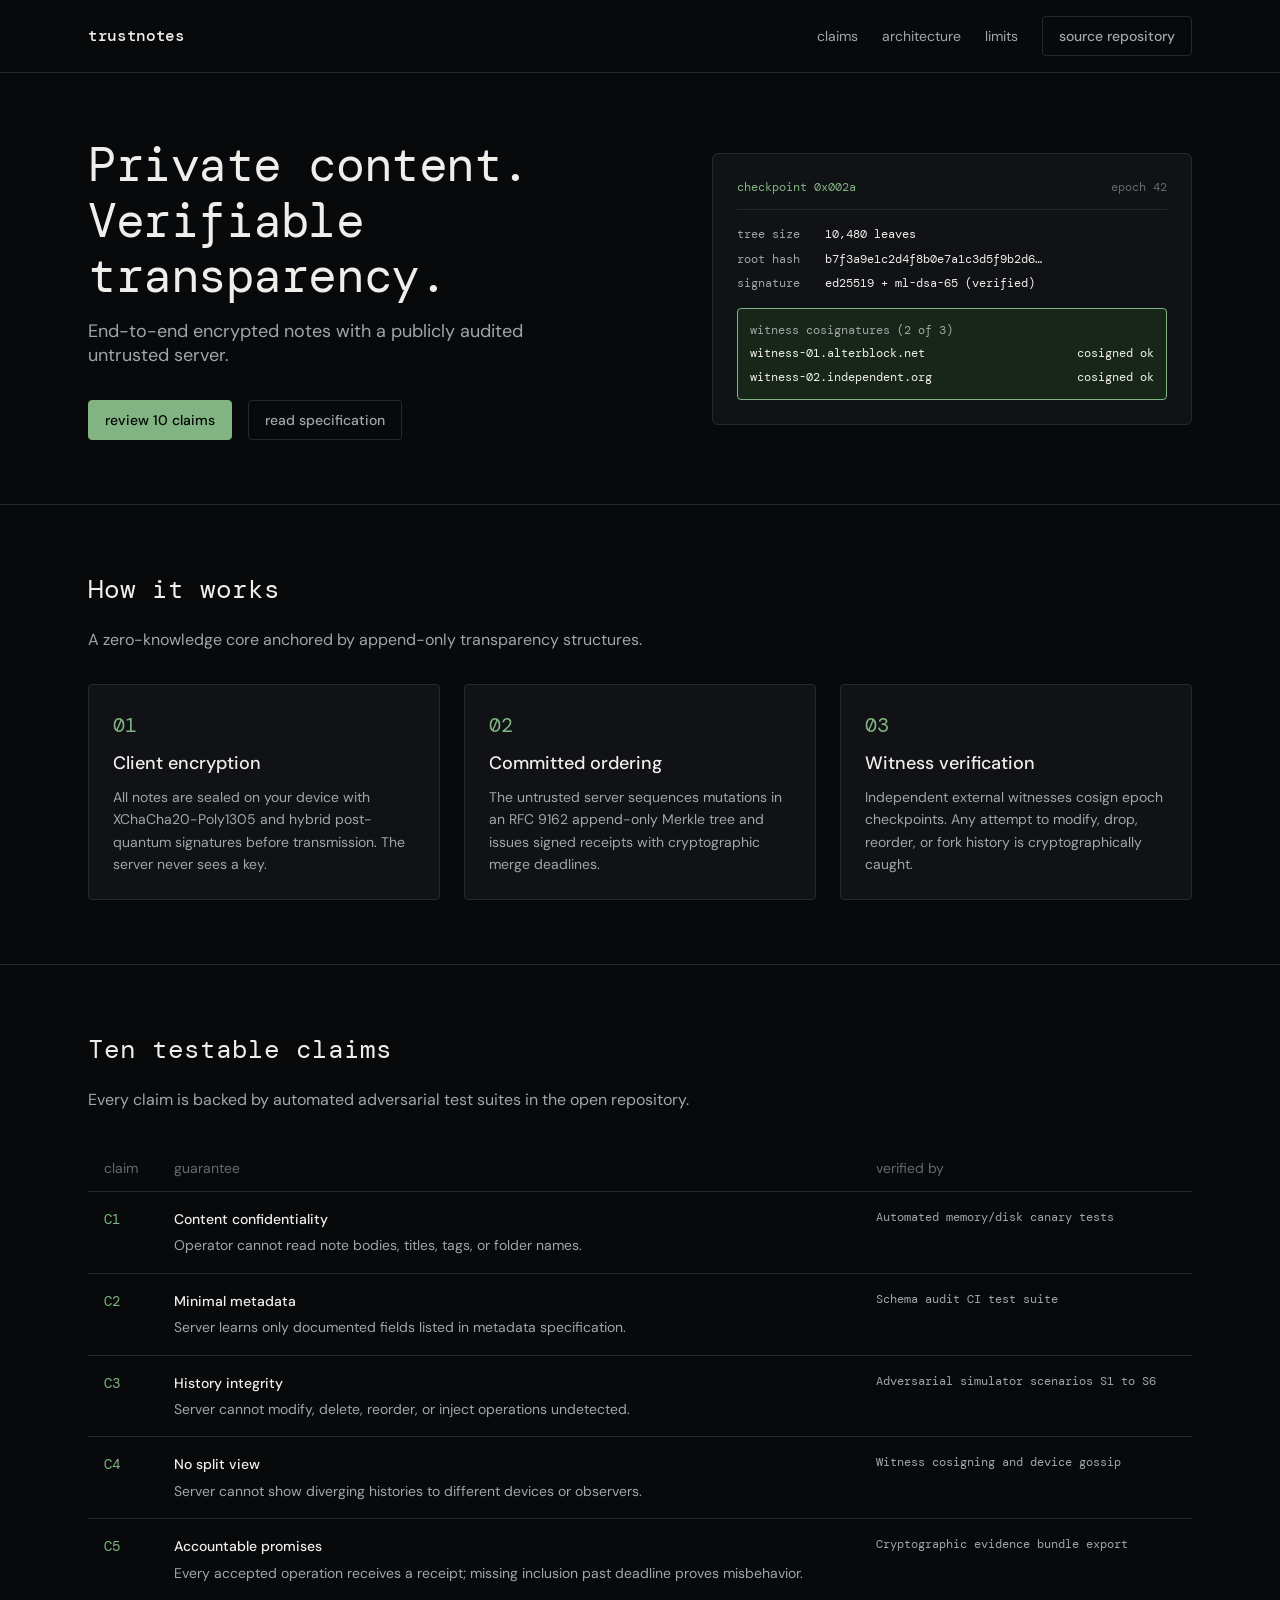
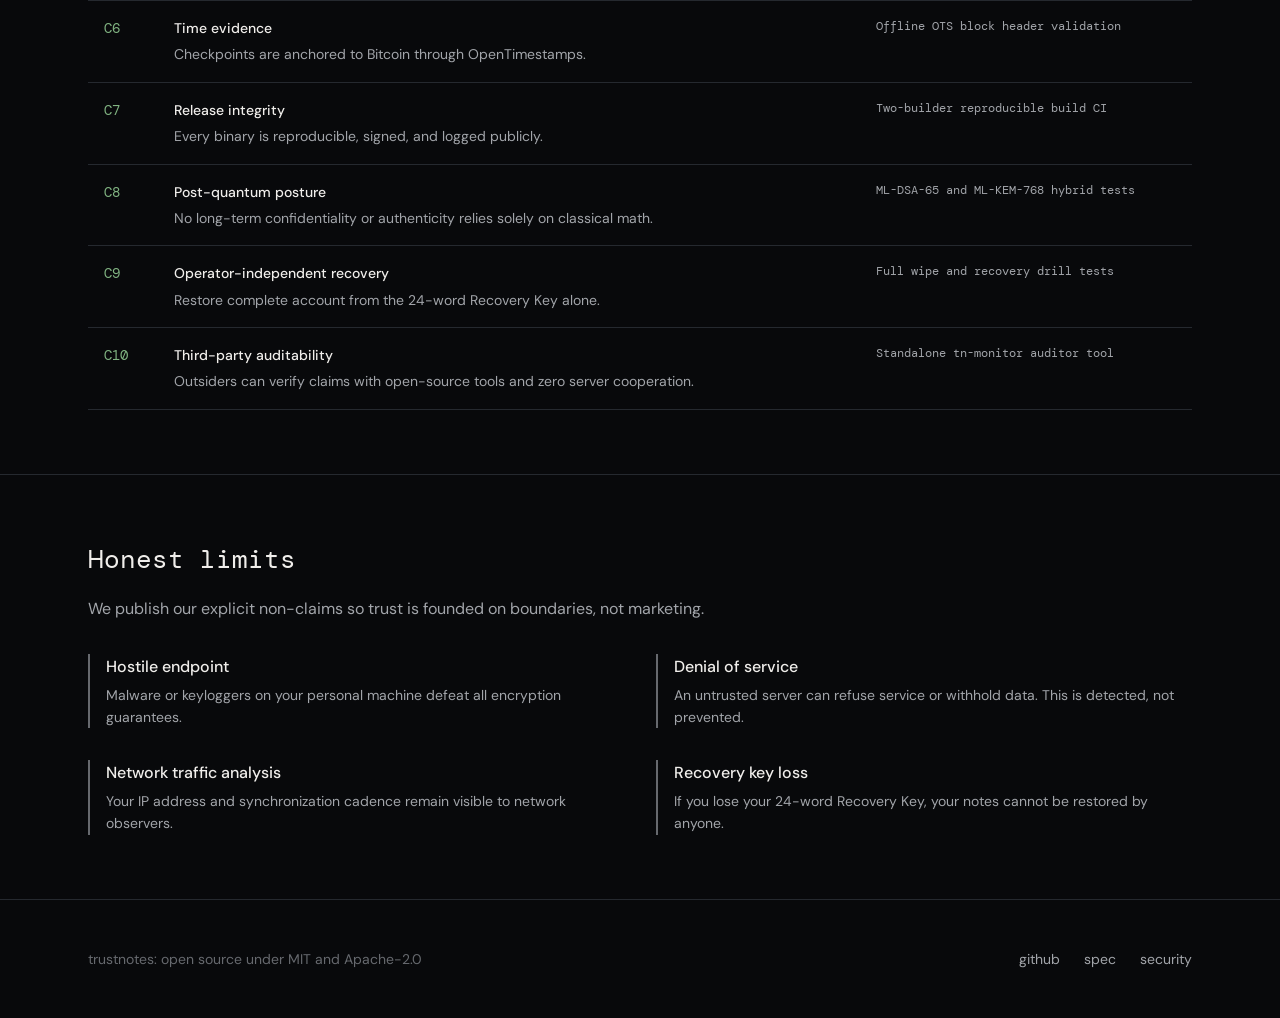
<file: docs/site/index.html>
<!DOCTYPE html>
<html lang="en">
<head>
  <meta charset="UTF-8">
  <meta name="viewport" content="width=device-width, initial-scale=1.0">
  <title>TrustNotes: Private by content. Transparent by behavior.</title>
  <meta name="description" content="An end-to-end encrypted notes app with a publicly verifiable server.">
  <link rel="preconnect" href="https://fonts.googleapis.com">
  <link rel="preconnect" href="https://fonts.gstatic.com" crossorigin>
  <link href="https://fonts.googleapis.com/css2?family=DM+Mono:wght@400;500&family=DM+Sans:wght@400;500&display=swap" rel="stylesheet">
  <link rel="stylesheet" href="style.css">
</head>
<body>

  <header class="site-nav">
    <div class="container nav-inner">
      <a href="#" class="brand-mark">trustnotes</a>
      <nav aria-label="Main navigation">
        <ul class="nav-links">
          <li><a href="#claims" class="nav-link">claims</a></li>
          <li><a href="#architecture" class="nav-link">architecture</a></li>
          <li><a href="#non-claims" class="nav-link">limits</a></li>
          <li><a href="https://github.com/alterblock/trustnotes" class="btn btn-secondary">source repository</a></li>
        </ul>
      </nav>
    </div>
  </header>

  <main>
    <!-- Hero Section -->
    <section class="hero-section" aria-label="Introduction">
      <div class="container hero-grid">
        <div class="hero-copy">
          <h1 class="hero-headline">Private content. Verifiable transparency.</h1>
          <p class="hero-sentence">End-to-end encrypted notes with a publicly audited untrusted server.</p>
          <div class="hero-actions">
            <a href="#claims" class="btn btn-primary">review 10 claims</a>
            <a href="https://github.com/alterblock/trustnotes/blob/main/docs/SPEC.md" class="btn btn-secondary">read specification</a>
          </div>
        </div>

        <div class="proof-stage" aria-label="Live transparency commitment demonstration">
          <div class="stage-header">
            <span class="stage-title">checkpoint 0x002a</span>
            <span>epoch 42</span>
          </div>
          <div class="stage-entry">
            <span class="stage-label">tree size</span>
            <span class="stage-val">10,480 leaves</span>
          </div>
          <div class="stage-entry">
            <span class="stage-label">root hash</span>
            <span class="stage-val">b7f3a9e1c2d4f8b0e7a1c3d5f9b2d6…</span>
          </div>
          <div class="stage-entry">
            <span class="stage-label">signature</span>
            <span class="stage-val">ed25519 + ml-dsa-65 (verified)</span>
          </div>
          <div class="witness-block">
            <span class="stage-label">witness cosignatures (2 of 3)</span>
            <div class="witness-item">
              <span>witness-01.alterblock.net</span>
              <span>cosigned ok</span>
            </div>
            <div class="witness-item">
              <span>witness-02.independent.org</span>
              <span>cosigned ok</span>
            </div>
          </div>
        </div>
      </div>
    </section>

    <!-- Architecture Section -->
    <section class="arch-section" id="architecture" aria-label="System architecture">
      <div class="container">
        <h2 class="section-head">How it works</h2>
        <p class="section-sub">A zero-knowledge core anchored by append-only transparency structures.</p>
        <div class="arch-grid">
          <div class="arch-card">
            <div class="arch-num">01</div>
            <h3 class="arch-card-head">Client encryption</h3>
            <p class="arch-card-body">All notes are sealed on your device with XChaCha20-Poly1305 and hybrid post-quantum signatures before transmission. The server never sees a key.</p>
          </div>
          <div class="arch-card">
            <div class="arch-num">02</div>
            <h3 class="arch-card-head">Committed ordering</h3>
            <p class="arch-card-body">The untrusted server sequences mutations in an RFC 9162 append-only Merkle tree and issues signed receipts with cryptographic merge deadlines.</p>
          </div>
          <div class="arch-card">
            <div class="arch-num">03</div>
            <h3 class="arch-card-head">Witness verification</h3>
            <p class="arch-card-body">Independent external witnesses cosign epoch checkpoints. Any attempt to modify, drop, reorder, or fork history is cryptographically caught.</p>
          </div>
        </div>
      </div>
    </section>

    <!-- Claims Section -->
    <section class="claims-section" id="claims" aria-label="Testable claims">
      <div class="container">
        <h2 class="section-head">Ten testable claims</h2>
        <p class="section-sub">Every claim is backed by automated adversarial test suites in the open repository.</p>
        <table class="claims-table">
          <thead>
            <tr>
              <th scope="col">claim</th>
              <th scope="col">guarantee</th>
              <th scope="col">verified by</th>
            </tr>
          </thead>
          <tbody>
            <tr>
              <td class="claim-id">C1</td>
              <td>
                <div class="claim-title">Content confidentiality</div>
                <div class="claim-desc">Operator cannot read note bodies, titles, tags, or folder names.</div>
              </td>
              <td class="claim-verification">Automated memory/disk canary tests</td>
            </tr>
            <tr>
              <td class="claim-id">C2</td>
              <td>
                <div class="claim-title">Minimal metadata</div>
                <div class="claim-desc">Server learns only documented fields listed in metadata specification.</div>
              </td>
              <td class="claim-verification">Schema audit CI test suite</td>
            </tr>
            <tr>
              <td class="claim-id">C3</td>
              <td>
                <div class="claim-title">History integrity</div>
                <div class="claim-desc">Server cannot modify, delete, reorder, or inject operations undetected.</div>
              </td>
              <td class="claim-verification">Adversarial simulator scenarios S1 to S6</td>
            </tr>
            <tr>
              <td class="claim-id">C4</td>
              <td>
                <div class="claim-title">No split view</div>
                <div class="claim-desc">Server cannot show diverging histories to different devices or observers.</div>
              </td>
              <td class="claim-verification">Witness cosigning and device gossip</td>
            </tr>
            <tr>
              <td class="claim-id">C5</td>
              <td>
                <div class="claim-title">Accountable promises</div>
                <div class="claim-desc">Every accepted operation receives a receipt; missing inclusion past deadline proves misbehavior.</div>
              </td>
              <td class="claim-verification">Cryptographic evidence bundle export</td>
            </tr>
            <tr>
              <td class="claim-id">C6</td>
              <td>
                <div class="claim-title">Time evidence</div>
                <div class="claim-desc">Checkpoints are anchored to Bitcoin through OpenTimestamps.</div>
              </td>
              <td class="claim-verification">Offline OTS block header validation</td>
            </tr>
            <tr>
              <td class="claim-id">C7</td>
              <td>
                <div class="claim-title">Release integrity</div>
                <div class="claim-desc">Every binary is reproducible, signed, and logged publicly.</div>
              </td>
              <td class="claim-verification">Two-builder reproducible build CI</td>
            </tr>
            <tr>
              <td class="claim-id">C8</td>
              <td>
                <div class="claim-title">Post-quantum posture</div>
                <div class="claim-desc">No long-term confidentiality or authenticity relies solely on classical math.</div>
              </td>
              <td class="claim-verification">ML-DSA-65 and ML-KEM-768 hybrid tests</td>
            </tr>
            <tr>
              <td class="claim-id">C9</td>
              <td>
                <div class="claim-title">Operator-independent recovery</div>
                <div class="claim-desc">Restore complete account from the 24-word Recovery Key alone.</div>
              </td>
              <td class="claim-verification">Full wipe and recovery drill tests</td>
            </tr>
            <tr>
              <td class="claim-id">C10</td>
              <td>
                <div class="claim-title">Third-party auditability</div>
                <div class="claim-desc">Outsiders can verify claims with open-source tools and zero server cooperation.</div>
              </td>
              <td class="claim-verification">Standalone tn-monitor auditor tool</td>
            </tr>
          </tbody>
        </table>
      </div>
    </section>

    <!-- Non-Claims Section -->
    <section class="non-claims-section" id="non-claims" aria-label="System limits">
      <div class="container">
        <h2 class="section-head">Honest limits</h2>
        <p class="section-sub">We publish our explicit non-claims so trust is founded on boundaries, not marketing.</p>
        <div class="non-claims-grid">
          <div class="non-claim-item">
            <h3 class="non-claim-title">Hostile endpoint</h3>
            <p class="non-claim-desc">Malware or keyloggers on your personal machine defeat all encryption guarantees.</p>
          </div>
          <div class="non-claim-item">
            <h3 class="non-claim-title">Denial of service</h3>
            <p class="non-claim-desc">An untrusted server can refuse service or withhold data. This is detected, not prevented.</p>
          </div>
          <div class="non-claim-item">
            <h3 class="non-claim-title">Network traffic analysis</h3>
            <p class="non-claim-desc">Your IP address and synchronization cadence remain visible to network observers.</p>
          </div>
          <div class="non-claim-item">
            <h3 class="non-claim-title">Recovery key loss</h3>
            <p class="non-claim-desc">If you lose your 24-word Recovery Key, your notes cannot be restored by anyone.</p>
          </div>
        </div>
      </div>
    </section>
  </main>

  <footer class="site-footer">
    <div class="container footer-inner">
      <span>trustnotes: open source under MIT and Apache-2.0</span>
      <div class="footer-links">
        <a href="https://github.com/alterblock/trustnotes" class="footer-link">github</a>
        <a href="https://github.com/alterblock/trustnotes/blob/main/docs/SPEC.md" class="footer-link">spec</a>
        <a href="https://github.com/alterblock/trustnotes/blob/main/docs/SECURITY.md" class="footer-link">security</a>
      </div>
    </div>
  </footer>

</body>
</html>
</file>
<file: docs/site/style.css>
/* Hallmark · v2.0.0 · theme: custom · genre: modern-minimal · shape: index-first · hero: split-stage, signature: live transparency witness log · sweep: clean */
/* Hallmark · pre-emit critique: P5 H5 E5 S5 R5 V4 · weakest: V, modern-minimal monochrome grid; elevated through live verifiable proof stage */

@import url('tokens.css');

*, *::before, *::after {
  box-sizing: border-box;
  margin: 0;
  padding: 0;
}

html, body {
  background-color: var(--color-bg);
  color: var(--color-ink);
  font-family: var(--font-body);
  font-size: 16px;
  line-height: var(--leading-normal);
  overflow-x: clip;
  scrollbar-color: var(--color-border) var(--color-bg);
  -webkit-font-smoothing: antialiased;
}

::selection {
  background-color: var(--color-accent-dim);
  color: var(--color-ink);
}

:focus-visible {
  outline: 2px solid var(--color-border-focus);
  outline-offset: 3px;
  transition: none;
}

.container {
  width: 100%;
  max-width: var(--container-max);
  margin-inline: auto;
  padding-inline: var(--space-6);
}

/* Navigation */
.site-nav {
  border-bottom: 1px solid var(--color-border);
  padding-block: var(--space-4);
}

.nav-inner {
  display: flex;
  justify-content: space-between;
  align-items: center;
}

.brand-mark {
  font-family: var(--font-display);
  font-size: var(--text-base);
  font-weight: 500;
  color: var(--color-ink);
  text-decoration: none;
  letter-spacing: -0.02em;
}

.nav-links {
  display: flex;
  gap: var(--space-6);
  list-style: none;
  align-items: center;
}

.nav-link {
  color: var(--color-ink-muted);
  text-decoration: none;
  font-size: var(--text-sm);
  transition: color var(--duration-fast) var(--ease-standard);
}

.nav-link:hover {
  color: var(--color-ink);
}

/* Buttons */
.btn {
  display: inline-flex;
  align-items: center;
  justify-content: center;
  font-family: var(--font-body);
  font-size: var(--text-sm);
  font-weight: 500;
  padding-inline: var(--space-4);
  padding-block: var(--space-2);
  border-radius: var(--radius-sm);
  text-decoration: none;
  cursor: pointer;
  border: 1px solid transparent;
  transition: background-color var(--duration-fast) var(--ease-standard),
              border-color var(--duration-fast) var(--ease-standard),
              color var(--duration-fast) var(--ease-standard);
}

.btn-primary {
  background-color: var(--color-accent);
  color: var(--color-accent-ink);
  border-color: var(--color-accent);
}

.btn-primary:hover {
  background-color: var(--color-ink);
  border-color: var(--color-ink);
}

.btn-secondary {
  background-color: transparent;
  color: var(--color-ink-muted);
  border-color: var(--color-border);
}

.btn-secondary:hover {
  background-color: var(--color-surface);
  color: var(--color-ink);
  border-color: var(--color-ink-faint);
}

.btn:active {
  transform: translateY(1px);
}

.nav-link:active {
  color: var(--color-accent);
}

/* Hero Section */
.hero-section {
  padding-block: var(--space-16);
  border-bottom: 1px solid var(--color-border);
}

.hero-grid {
  display: grid;
  grid-template-columns: minmax(0, 1.2fr) minmax(0, 1fr);
  gap: var(--space-12);
  align-items: center;
}

.hero-headline {
  font-family: var(--font-display);
  font-size: var(--text-4xl);
  font-weight: 400;
  line-height: var(--leading-tight);
  letter-spacing: -0.03em;
  overflow-wrap: break-word;
  min-width: 0;
  margin-bottom: var(--space-4);
}

.hero-sentence {
  font-size: var(--text-lg);
  color: var(--color-ink-muted);
  line-height: var(--leading-snug);
  max-width: 38ch;
  margin-bottom: var(--space-8);
}

.hero-actions {
  display: flex;
  gap: var(--space-4);
}

/* Signature Component: Live Transparency Stage */
.proof-stage {
  background-color: var(--color-surface);
  border: 1px solid var(--color-border);
  border-radius: var(--radius-md);
  padding: var(--space-6);
  font-family: var(--font-display);
  font-size: var(--text-xs);
}

.stage-header {
  display: flex;
  justify-content: space-between;
  padding-bottom: var(--space-3);
  margin-bottom: var(--space-4);
  border-bottom: 1px solid var(--color-border);
  color: var(--color-ink-faint);
}

.stage-title {
  color: var(--color-accent);
}

.stage-entry {
  display: grid;
  grid-template-columns: 80px minmax(0, 1fr);
  gap: var(--space-2);
  margin-bottom: var(--space-2);
  line-height: 1.4;
}

.stage-label {
  color: var(--color-ink-muted);
}

.stage-val {
  color: var(--color-ink);
  overflow-wrap: break-word;
  font-family: var(--font-display);
}

.witness-block {
  margin-top: var(--space-4);
  padding: var(--space-3);
  background-color: var(--color-accent-dim);
  border: 1px solid var(--color-accent);
  border-radius: var(--radius-sm);
  color: var(--color-ink);
}

.witness-item {
  display: flex;
  justify-content: space-between;
  margin-top: var(--space-1);
}

/* Claims Section */
.claims-section {
  padding-block: var(--space-16);
  border-bottom: 1px solid var(--color-border);
}

.section-head {
  font-family: var(--font-display);
  font-size: var(--text-2xl);
  font-weight: 400;
  margin-bottom: var(--space-4);
  overflow-wrap: break-word;
  min-width: 0;
}

.section-sub {
  color: var(--color-ink-muted);
  font-size: var(--text-base);
  max-width: 60ch;
  margin-bottom: var(--space-8);
}

.claims-table {
  width: 100%;
  border-collapse: collapse;
  font-size: var(--text-sm);
  text-align: left;
}

.claims-table th {
  padding-block: var(--space-3);
  padding-inline: var(--space-4);
  border-bottom: 1px solid var(--color-border);
  color: var(--color-ink-faint);
  font-weight: 400;
  font-family: var(--font-body);
}

.claims-table td {
  padding-block: var(--space-4);
  padding-inline: var(--space-4);
  border-bottom: 1px solid var(--color-border);
  vertical-align: top;
}

.claim-id {
  font-family: var(--font-display);
  color: var(--color-accent);
}

.claim-title {
  color: var(--color-ink);
  font-weight: 500;
  margin-bottom: var(--space-1);
}

.claim-desc {
  color: var(--color-ink-muted);
}

.claim-verification {
  font-family: var(--font-display);
  font-size: var(--text-xs);
  color: var(--color-ink-muted);
}

/* Architecture Section */
.arch-section {
  padding-block: var(--space-16);
  border-bottom: 1px solid var(--color-border);
}

.arch-grid {
  display: grid;
  grid-template-columns: repeat(3, minmax(0, 1fr));
  gap: var(--space-6);
}

.arch-card {
  background-color: var(--color-surface);
  color: var(--color-ink);
  border: 1px solid var(--color-border);
  border-radius: var(--radius-sm);
  padding: var(--space-6);
}

.arch-num {
  font-family: var(--font-display);
  font-size: var(--text-xl);
  color: var(--color-accent);
  margin-bottom: var(--space-2);
}

.arch-card-head {
  font-size: var(--text-lg);
  font-weight: 500;
  margin-bottom: var(--space-2);
  color: var(--color-ink);
}

.arch-card-body {
  font-size: var(--text-sm);
  color: var(--color-ink-muted);
  line-height: var(--leading-normal);
}

/* Non-Claims Section */
.non-claims-section {
  padding-block: var(--space-16);
  border-bottom: 1px solid var(--color-border);
}

.non-claims-grid {
  display: grid;
  grid-template-columns: repeat(2, minmax(0, 1fr));
  gap: var(--space-8);
}

.non-claim-item {
  border-left: 2px solid var(--color-ink-faint);
  padding-left: var(--space-4);
}

.non-claim-title {
  font-weight: 500;
  font-size: var(--text-base);
  margin-bottom: var(--space-1);
  color: var(--color-ink);
}

.non-claim-desc {
  font-size: var(--text-sm);
  color: var(--color-ink-muted);
}

/* Site Footer */
.site-footer {
  padding-block: var(--space-12);
}

.footer-inner {
  display: flex;
  justify-content: space-between;
  align-items: center;
  font-size: var(--text-sm);
  color: var(--color-ink-faint);
}

.footer-links {
  display: flex;
  gap: var(--space-6);
}

.footer-link {
  color: var(--color-ink-muted);
  text-decoration: none;
}

.footer-link:hover {
  color: var(--color-ink);
}

/* Responsive */
@media (max-width: 900px) {
  .hero-grid,
  .arch-grid,
  .non-claims-grid {
    grid-template-columns: 1fr;
    gap: var(--space-8);
  }

  .hero-headline {
    font-size: var(--text-3xl);
  }
}

@media (prefers-reduced-motion: reduce) {
  * {
    animation-duration: 0.01ms !important;
    animation-iteration-count: 1 !important;
    transition-duration: 0.01ms !important;
    scroll-behavior: auto !important;
  }
}
</file>
